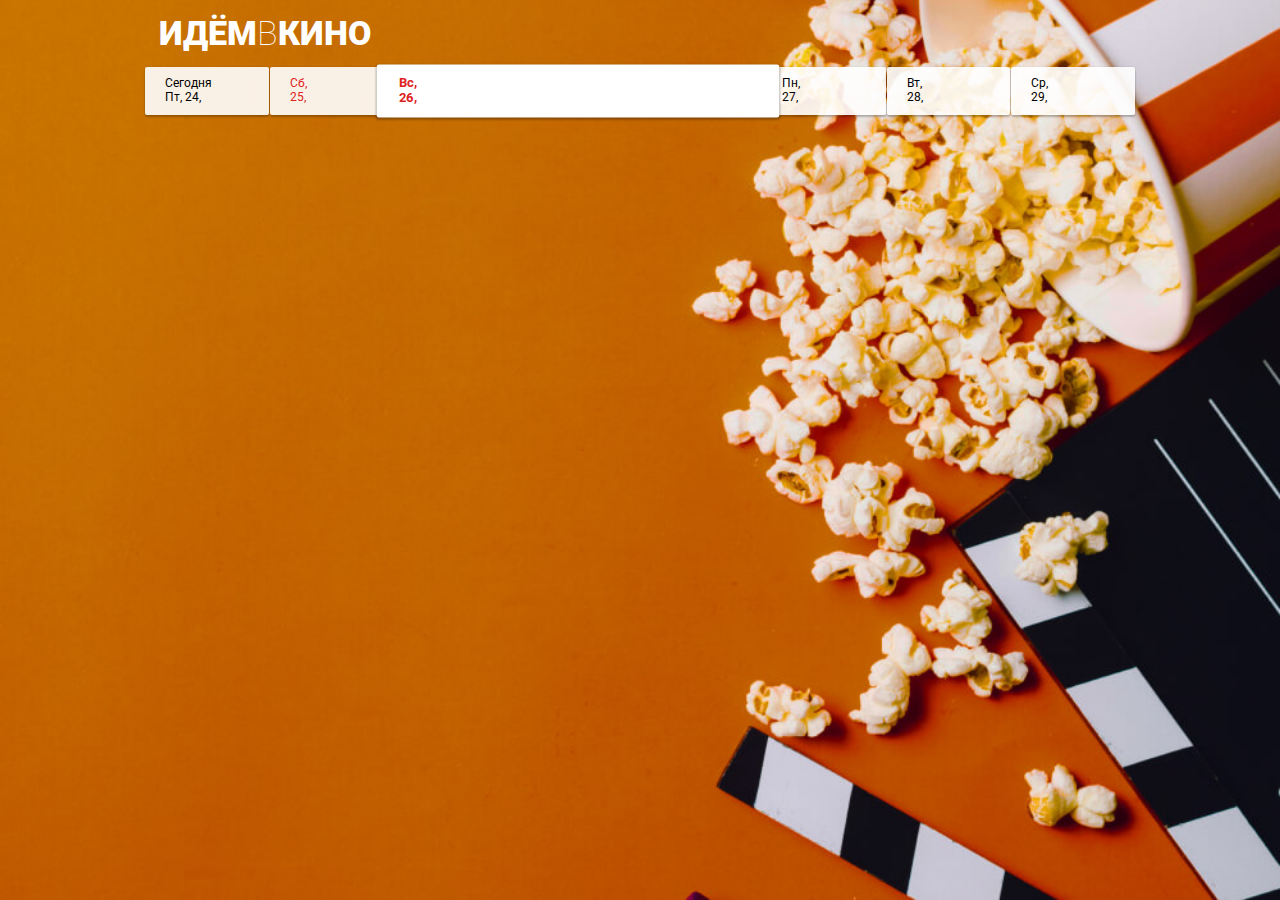
<file: index.html>
<!DOCTYPE html>
<html lang="ru">

<head>
  <meta charset="UTF-8">
  <meta name="viewport" content="width=device-width, initial-scale=1.0">
  <meta http-equiv="X-UA-Compatible" content="ie=edge">
  <title>ИдёмВКино</title>
  <link rel="stylesheet" href="css/normalize.css">
  <link rel="stylesheet" href="css/styles.css">
  <link href="https://fonts.googleapis.com/css?family=Roboto:100,300,400,500,700,900&amp;subset=cyrillic,cyrillic-ext,latin-ext" rel="stylesheet">
</head>

<body>
  <header class="page-header">
    <h1 class="page-header__title">Идём<span>в</span>кино</h1>
  </header>
  
  <nav class="page-nav">
    <a class="page-nav__day page-nav__day_today" href="#">
      <span class="page-nav__day-week">Пн</span><span class="page-nav__day-number">31</span>
    </a>
    <a class="page-nav__day" href="#">
      <span class="page-nav__day-week">Вт</span><span class="page-nav__day-number">1</span>
    </a>
    <a class="page-nav__day page-nav__day_chosen" href="#">
      <span class="page-nav__day-week">Ср</span><span class="page-nav__day-number">2</span>
    </a>
    <a class="page-nav__day" href="#">
      <span class="page-nav__day-week">Чт</span><span class="page-nav__day-number">3</span>
    </a>
    <a class="page-nav__day" href="#">
      <span class="page-nav__day-week">Пт</span><span class="page-nav__day-number">4</span>
    </a>
    <a class="page-nav__day page-nav__day_weekend" href="#">
      <span class="page-nav__day-week">Сб</span><span class="page-nav__day-number">5</span>
    </a>
  </nav>
  
  <main>
<!--     <section class="movie">
      <div class="movie__info">
        <div class="movie__poster">
          <img class="movie__poster-image" alt="Звёздные войны постер" src="i/poster1.jpg">
        </div>
        <div class="movie__description">
          <h2 class="movie__title">Звёздные войны XXIII: Атака клонированных клонов</h2>
          <p class="movie__synopsis">Две сотни лет назад малороссийские хутора разоряла шайка нехристей-ляхов во главе с могущественным колдуном.</p>
          <p class="movie__data">
            <span class="movie__data-duration">130 минут</span>
            <span class="movie__data-origin">США</span>
          </p>
        </div>
      </div>  
      
      <div class="movie-seances__hall">
        <h3 class="movie-seances__hall-title">Зал 1</h3>
        <ul class="movie-seances__list">
          <li class="movie-seances__time-block"><a class="movie-seances__time" href="hall.html">10:20</a></li>
          <li class="movie-seances__time-block"><a class="movie-seances__time" href="hall.html">14:10</a></li>
          <li class="movie-seances__time-block"><a class="movie-seances__time" href="hall.html">18:40</a></li>
          <li class="movie-seances__time-block"><a class="movie-seances__time" href="hall.html">22:00</a></li>
        </ul>
      </div>
      <div class="movie-seances__hall">
        <h3 class="movie-seances__hall-title">Зал 2</h3>
        <ul class="movie-seances__list">
          <li class="movie-seances__time-block"><a class="movie-seances__time" href="hall.html">11:15</a></li>
          <li class="movie-seances__time-block"><a class="movie-seances__time" href="hall.html">14:40</a></li>
          <li class="movie-seances__time-block"><a class="movie-seances__time" href="hall.html">16:00</a></li>
          <li class="movie-seances__time-block"><a class="movie-seances__time" href="hall.html">18:30</a></li>
          <li class="movie-seances__time-block"><a class="movie-seances__time" href="hall.html">21:00</a></li>
          <li class="movie-seances__time-block"><a class="movie-seances__time" href="hall.html">23:30</a></li>     
        </ul>
      </div>      
    </section>
    
    <section class="movie">
      <div class="movie__info">      
        <div class="movie__poster">
          <img class="movie__poster-image" alt="Альфа постер" src="i/poster2.jpg">
        </div>
        <div class="movie__description">        
          <h2 class="movie__title">Альфа</h2>
          <p class="movie__synopsis">20 тысяч лет назад Земля была холодным и неуютным местом, в котором смерть подстерегала человека на каждом шагу.</p>
          <p class="movie__data">
            <span class="movie__data-duration">96 минут</span>
            <span class="movie__data-origin">Франция</span>
          </p>
        </div>    
      </div>  
      <div class="movie-seances__hall">
        <h3 class="movie-seances__hall-title">Зал 1</h3>
        <ul class="movie-seances__list">
          <li class="movie-seances__time-block"><a class="movie-seances__time" href="hall.html">10:20</a></li>
          <li class="movie-seances__time-block"><a class="movie-seances__time" href="hall.html">14:10</a></li>
          <li class="movie-seances__time-block"><a class="movie-seances__time" href="hall.html">18:40</a></li>
          <li class="movie-seances__time-block"><a class="movie-seances__time" href="hall.html">22:00</a></li>
        </ul>
      </div>
      <div class="movie-seances__hall">
        <h3 class="movie-seances__hall-title">Зал 2</h3>
        <ul class="movie-seances__list">
          <li class="movie-seances__time-block"><a class="movie-seances__time" href="hall.html">11:15</a></li>
          <li class="movie-seances__time-block"><a class="movie-seances__time" href="hall.html">14:40</a></li>
          <li class="movie-seances__time-block"><a class="movie-seances__time" href="hall.html">16:00</a></li>
          <li class="movie-seances__time-block"><a class="movie-seances__time" href="hall.html">18:30</a></li>
          <li class="movie-seances__time-block"><a class="movie-seances__time" href="hall.html">21:00</a></li>
          <li class="movie-seances__time-block"><a class="movie-seances__time" href="hall.html">23:30</a></li>     
        </ul>
      </div>      
    </section>   
    
    <section class="movie">
      <div class="movie__info">      
        <div class="movie__poster">
          <img class="movie__poster-image" alt="Хищник постер" src="i/poster2.jpg">
        </div>
        <div class="movie__description">        
          <h2 class="movie__title">Хищник</h2>
          <p class="movie__synopsis">Самые опасные хищники Вселенной, прибыв из глубин космоса, высаживаются на улицах маленького городка, чтобы начать свою кровавую охоту. Генетически модернизировав себя с помощью ДНК других видов, охотники стали ещё сильнее, умнее и беспощаднее.</p>
          <p class="movie__data">
            <span class="movie__data-duration">101 минута</span>
            <span class="movie__data-origin">Канада, США</span>
          </p>
        </div>    
      </div>  
      <div class="movie-seances__hall">
        <h3 class="movie-seances__hall-title">Зал 1</h3>
        <ul class="movie-seances__list">
          <li class="movie-seances__time-block"><a class="movie-seances__time" href="hall.html">09:00</a></li>
          <li class="movie-seances__time-block"><a class="movie-seances__time" href="hall.html">10:10</a></li>
          <li class="movie-seances__time-block"><a class="movie-seances__time" href="hall.html">12:55</a></li>
          <li class="movie-seances__time-block"><a class="movie-seances__time" href="hall.html">14:15</a></li>
          <li class="movie-seances__time-block"><a class="movie-seances__time" href="hall.html">14:50</a></li>
          <li class="movie-seances__time-block"><a class="movie-seances__time" href="hall.html">16:30</a></li>
          <li class="movie-seances__time-block"><a class="movie-seances__time" href="hall.html">18:00</a></li>
          <li class="movie-seances__time-block"><a class="movie-seances__time" href="hall.html">18:50</a></li>
          <li class="movie-seances__time-block"><a class="movie-seances__time" href="hall.html">19:50</a></li>
          <li class="movie-seances__time-block"><a class="movie-seances__time" href="hall.html">20:55</a></li>
          <li class="movie-seances__time-block"><a class="movie-seances__time" href="hall.html">22:00</a></li>
        </ul>
      </div>     
    </section>      -->
  </main>
  
  <script src="js/createRequest.js"></script>
  <script src="js/index.js" defer></script>

</body>
</html>
</file>
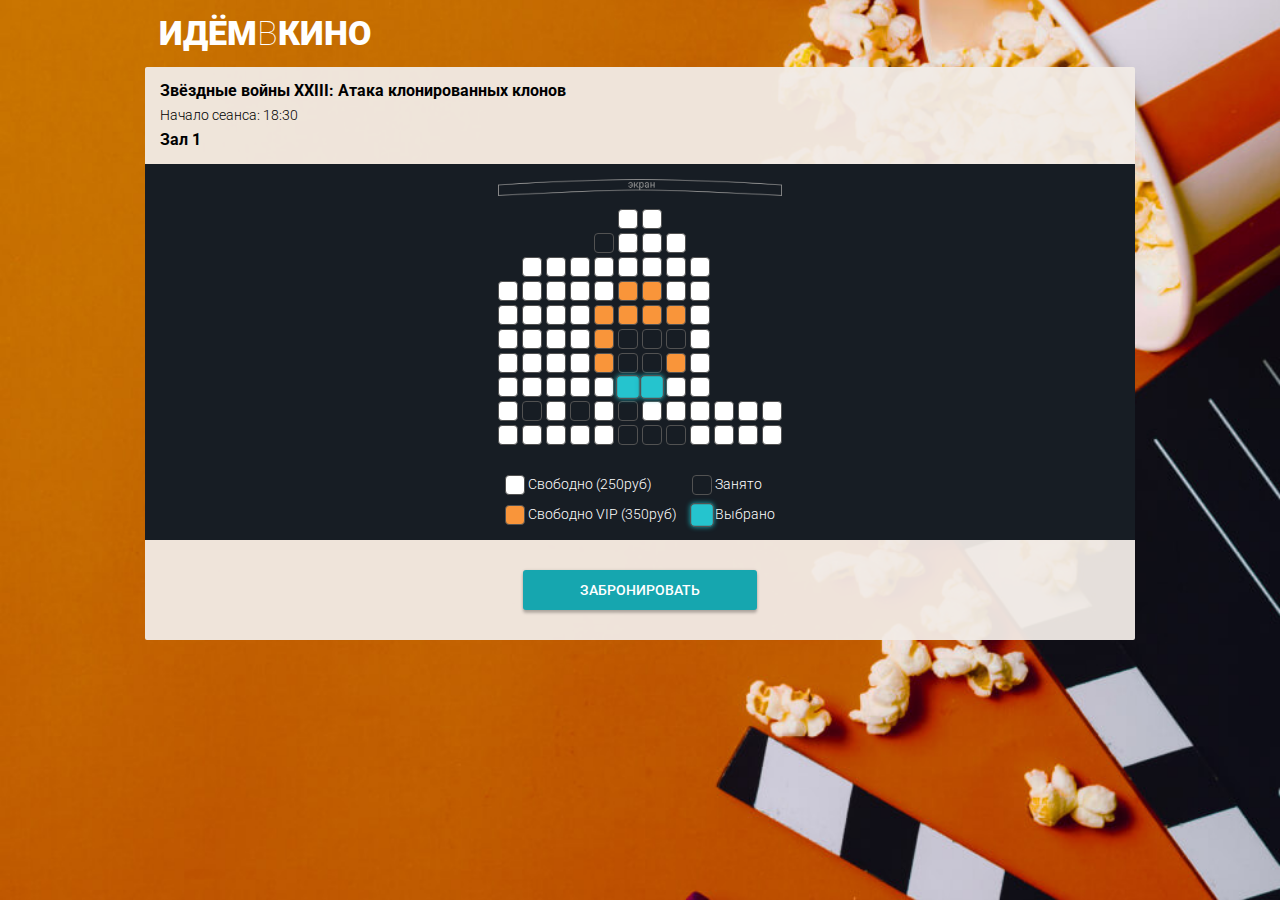
<file: hall.html>
<!DOCTYPE html>
<html lang="ru">

<head>
  <meta charset="UTF-8">
  <meta name="viewport" content="width=device-width, initial-scale=1.0">
  <meta http-equiv="X-UA-Compatible" content="ie=edge">
  <title>ИдёмВКино</title>
  <link rel="stylesheet" href="css/normalize.css">
  <link rel="stylesheet" href="css/styles.css">
  <link href="https://fonts.googleapis.com/css?family=Roboto:100,300,400,500,700,900&amp;subset=cyrillic,cyrillic-ext,latin-ext" rel="stylesheet">
</head>

<body>
  <header class="page-header">
    <h1 class="page-header__title">Идём<span>в</span>кино</h1>
  </header>
  
  <main>
    <section class="buying">
      <div class="buying__info">
        <div class="buying__info-description">
          <h2 class="buying__info-title">Звёздные войны XXIII: Атака клонированных клонов</h2>
          <p class="buying__info-start">Начало сеанса: 18:30</p>
          <p class="buying__info-hall">Зал 1</p>          
        </div>
        <div class="buying__info-hint">
          <p>Тапните дважды,<br>чтобы увеличить</p>
        </div>
      </div>
      <div class="conf-step">
        <div class="conf-step__wrapper">
          <div class="conf-step__row">
            <span class="conf-step__chair conf-step__chair_disabled"></span><span class="conf-step__chair conf-step__chair_disabled"></span>
            <span class="conf-step__chair conf-step__chair_disabled"></span><span class="conf-step__chair conf-step__chair_disabled"></span>
              <span class="conf-step__chair conf-step__chair_disabled"></span><span class="conf-step__chair conf-step__chair_standart"></span>
              <span class="conf-step__chair conf-step__chair_standart"></span><span class="conf-step__chair conf-step__chair_disabled"></span>
              <span class="conf-step__chair conf-step__chair_disabled"></span><span class="conf-step__chair conf-step__chair_disabled"></span>
            <span class="conf-step__chair conf-step__chair_disabled"></span><span class="conf-step__chair conf-step__chair_disabled"></span>
            </div>  

            <div class="conf-step__row">
              <span class="conf-step__chair conf-step__chair_disabled"></span><span class="conf-step__chair conf-step__chair_disabled"></span>
              <span class="conf-step__chair conf-step__chair_disabled"></span><span class="conf-step__chair conf-step__chair_disabled"></span>
              <span class="conf-step__chair conf-step__chair_taken"></span><span class="conf-step__chair conf-step__chair_standart"></span>
              <span class="conf-step__chair conf-step__chair_standart"></span><span class="conf-step__chair conf-step__chair_standart"></span>
              <span class="conf-step__chair conf-step__chair_disabled"></span><span class="conf-step__chair conf-step__chair_disabled"></span>
              <span class="conf-step__chair conf-step__chair_disabled"></span><span class="conf-step__chair conf-step__chair_disabled"></span>
            </div>  

            <div class="conf-step__row">
              <span class="conf-step__chair conf-step__chair_disabled"></span><span class="conf-step__chair conf-step__chair_standart"></span>
              <span class="conf-step__chair conf-step__chair_standart"></span><span class="conf-step__chair conf-step__chair_standart"></span>
              <span class="conf-step__chair conf-step__chair_standart"></span><span class="conf-step__chair conf-step__chair_standart"></span>
              <span class="conf-step__chair conf-step__chair_standart"></span><span class="conf-step__chair conf-step__chair_standart"></span>
              <span class="conf-step__chair conf-step__chair_standart"></span><span class="conf-step__chair conf-step__chair_disabled"></span>
              <span class="conf-step__chair conf-step__chair_disabled"></span><span class="conf-step__chair conf-step__chair_disabled"></span>
            </div>  

            <div class="conf-step__row">
              <span class="conf-step__chair conf-step__chair_standart"></span><span class="conf-step__chair conf-step__chair_standart"></span>
              <span class="conf-step__chair conf-step__chair_standart"></span><span class="conf-step__chair conf-step__chair_standart"></span>
              <span class="conf-step__chair conf-step__chair_standart"></span><span class="conf-step__chair conf-step__chair_vip"></span>
              <span class="conf-step__chair conf-step__chair_vip"></span><span class="conf-step__chair conf-step__chair_standart"></span>
              <span class="conf-step__chair conf-step__chair_standart"></span><span class="conf-step__chair conf-step__chair_disabled"></span>
              <span class="conf-step__chair conf-step__chair_disabled"></span><span class="conf-step__chair conf-step__chair_disabled"></span>
            </div>  

            <div class="conf-step__row">
              <span class="conf-step__chair conf-step__chair_standart"></span><span class="conf-step__chair conf-step__chair_standart"></span>
              <span class="conf-step__chair conf-step__chair_standart"></span><span class="conf-step__chair conf-step__chair_standart"></span>
              <span class="conf-step__chair conf-step__chair_vip"></span><span class="conf-step__chair conf-step__chair_vip"></span>
              <span class="conf-step__chair conf-step__chair_vip"></span><span class="conf-step__chair conf-step__chair_vip"></span>
              <span class="conf-step__chair conf-step__chair_standart"></span><span class="conf-step__chair conf-step__chair_disabled"></span>
              <span class="conf-step__chair conf-step__chair_disabled"></span><span class="conf-step__chair conf-step__chair_disabled"></span>
            </div>  

            <div class="conf-step__row">
              <span class="conf-step__chair conf-step__chair_standart"></span><span class="conf-step__chair conf-step__chair_standart"></span>
              <span class="conf-step__chair conf-step__chair_standart"></span><span class="conf-step__chair conf-step__chair_standart"></span>
              <span class="conf-step__chair conf-step__chair_vip"></span><span class="conf-step__chair conf-step__chair_taken"></span>
              <span class="conf-step__chair conf-step__chair_taken"></span><span class="conf-step__chair conf-step__chair_taken"></span>
              <span class="conf-step__chair conf-step__chair_standart"></span><span class="conf-step__chair conf-step__chair_disabled"></span>
              <span class="conf-step__chair conf-step__chair_disabled"></span><span class="conf-step__chair conf-step__chair_disabled"></span>
            </div>  

            <div class="conf-step__row">
              <span class="conf-step__chair conf-step__chair_standart"></span><span class="conf-step__chair conf-step__chair_standart"></span>
              <span class="conf-step__chair conf-step__chair_standart"></span><span class="conf-step__chair conf-step__chair_standart"></span>
              <span class="conf-step__chair conf-step__chair_vip"></span><span class="conf-step__chair conf-step__chair_taken"></span>
              <span class="conf-step__chair conf-step__chair_taken"></span><span class="conf-step__chair conf-step__chair_vip"></span>
              <span class="conf-step__chair conf-step__chair_standart"></span><span class="conf-step__chair conf-step__chair_disabled"></span>
              <span class="conf-step__chair conf-step__chair_disabled"></span><span class="conf-step__chair conf-step__chair_disabled"></span>
            </div>  

            <div class="conf-step__row">
              <span class="conf-step__chair conf-step__chair_standart"></span><span class="conf-step__chair conf-step__chair_standart"></span>
              <span class="conf-step__chair conf-step__chair_standart"></span><span class="conf-step__chair conf-step__chair_standart"></span>
              <span class="conf-step__chair conf-step__chair_standart"></span><span class="conf-step__chair conf-step__chair_selected"></span>
              <span class="conf-step__chair conf-step__chair_selected"></span><span class="conf-step__chair conf-step__chair_standart"></span>
              <span class="conf-step__chair conf-step__chair_standart"></span><span class="conf-step__chair conf-step__chair_disabled"></span>
              <span class="conf-step__chair conf-step__chair_disabled"></span><span class="conf-step__chair conf-step__chair_disabled"></span>
            </div>  

            <div class="conf-step__row">
              <span class="conf-step__chair conf-step__chair_standart"></span><span class="conf-step__chair conf-step__chair_taken"></span>
              <span class="conf-step__chair conf-step__chair_standart"></span><span class="conf-step__chair conf-step__chair_taken"></span>
              <span class="conf-step__chair conf-step__chair_standart"></span><span class="conf-step__chair conf-step__chair_taken"></span>
              <span class="conf-step__chair conf-step__chair_standart"></span><span class="conf-step__chair conf-step__chair_standart"></span>
              <span class="conf-step__chair conf-step__chair_standart"></span><span class="conf-step__chair conf-step__chair_standart"></span>
              <span class="conf-step__chair conf-step__chair_standart"></span><span class="conf-step__chair conf-step__chair_standart"></span>
            </div>  

            <div class="conf-step__row">
              <span class="conf-step__chair conf-step__chair_standart"></span><span class="conf-step__chair conf-step__chair_standart"></span>
              <span class="conf-step__chair conf-step__chair_standart"></span><span class="conf-step__chair conf-step__chair_standart"></span>
              <span class="conf-step__chair conf-step__chair_standart"></span><span class="conf-step__chair conf-step__chair_taken"></span>
              <span class="conf-step__chair conf-step__chair_taken"></span><span class="conf-step__chair conf-step__chair_taken"></span>
              <span class="conf-step__chair conf-step__chair_standart"></span><span class="conf-step__chair conf-step__chair_standart"></span>
              <span class="conf-step__chair conf-step__chair_standart"></span><span class="conf-step__chair conf-step__chair_standart"></span>
            </div>
        </div>
        <div class="conf-step__legend">
          <div class="col">
            <p class="conf-step__legend-price"><span class="conf-step__chair conf-step__chair_standart"></span> Свободно (<span class="conf-step__legend-value price-standart">250</span>руб)</p>
            <p class="conf-step__legend-price"><span class="conf-step__chair conf-step__chair_vip"></span> Свободно VIP (<span class="conf-step__legend-value price-vip">350</span>руб)</p>            
          </div>
          <div class="col">
            <p class="conf-step__legend-price"><span class="conf-step__chair conf-step__chair_taken"></span> Занято</p>
            <p class="conf-step__legend-price"><span class="conf-step__chair conf-step__chair_selected"></span> Выбрано</p>                    
          </div>
        </div>
      </div>
      <button class="acceptin-button"  >Забронировать</button>
    </section>     
  </main>
  <script src="js/createRequest.js"></script>
  <script src="js/hall.js" defer></script>
</body>
</html>
</file>
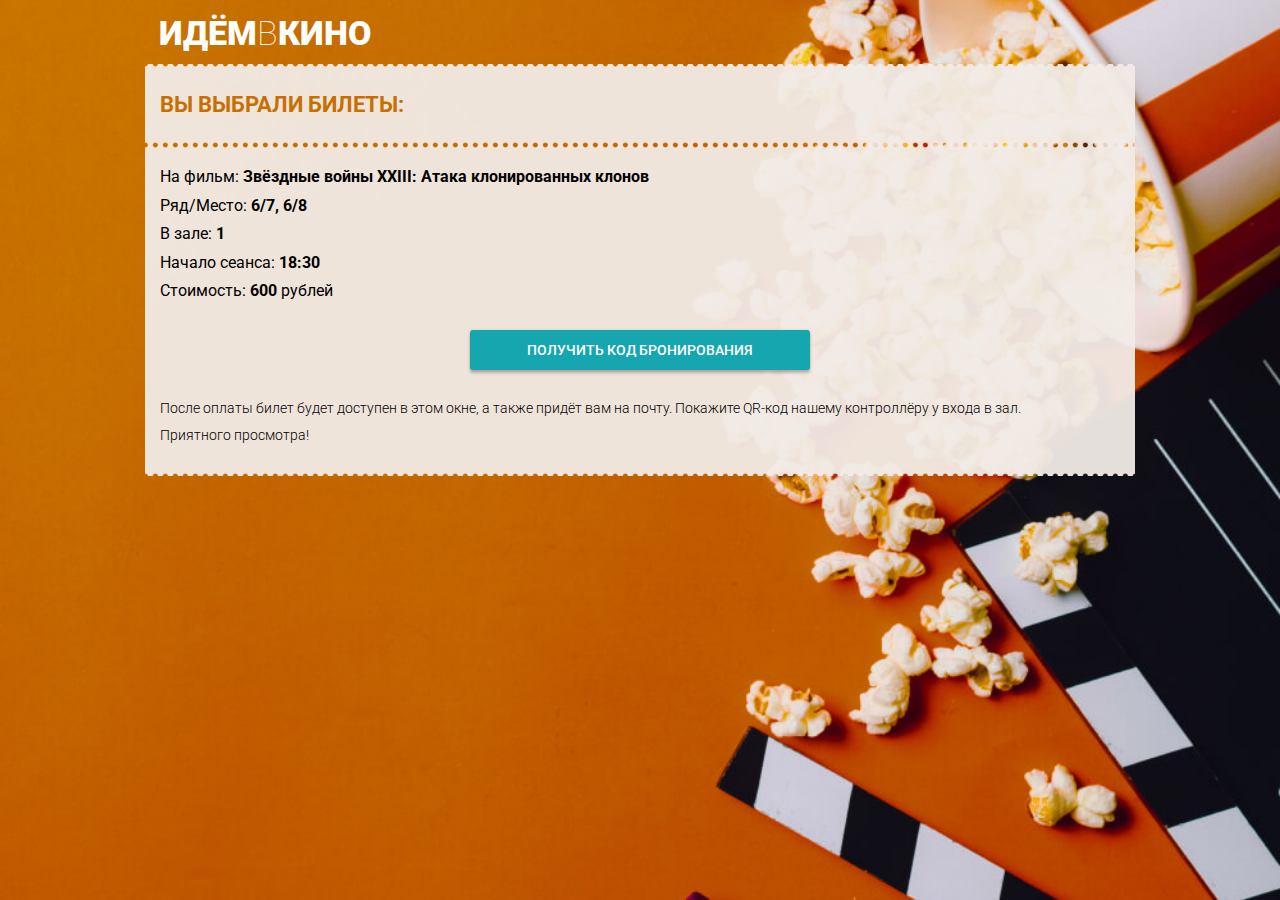
<file: payment.html>
<!DOCTYPE html>
<html lang="ru">

<head>
  <meta charset="UTF-8">
  <meta name="viewport" content="width=device-width, initial-scale=1.0">
  <meta http-equiv="X-UA-Compatible" content="ie=edge">
  <title>ИдёмВКино</title>
  <link rel="stylesheet" href="css/normalize.css">
  <link rel="stylesheet" href="css/styles.css">
  <link href="https://fonts.googleapis.com/css?family=Roboto:100,300,400,500,700,900&amp;subset=cyrillic,cyrillic-ext,latin-ext" rel="stylesheet">
</head>

<body>
  <header class="page-header">
    <h1 class="page-header__title">Идём<span>в</span>кино</h1>
  </header>
  
  <main>
    <section class="ticket">
      
      <header class="tichet__check">
        <h2 class="ticket__check-title">Вы выбрали билеты:</h2>
      </header>
      
      <div class="ticket__info-wrapper">
        <p class="ticket__info">На фильм: <span class="ticket__details ticket__title">Звёздные войны XXIII: Атака клонированных клонов</span></p>
        <p class="ticket__info">Ряд/Место: <span class="ticket__details ticket__chairs">6/7, 6/8</span></p>
        <p class="ticket__info">В зале: <span class="ticket__details ticket__hall">1</span></p>
        <p class="ticket__info">Начало сеанса: <span class="ticket__details ticket__start">18:30</span></p>
        <p class="ticket__info">Стоимость: <span class="ticket__details ticket__cost">600</span> рублей</p>

        <button class="acceptin-button" onclick="location.href='ticket.html'" >Получить код бронирования</button>

        <p class="ticket__hint">После оплаты билет будет доступен в этом окне, а также придёт вам на почту. Покажите QR-код нашему контроллёру у входа в зал.</p>
        <p class="ticket__hint">Приятного просмотра!</p>
      </div>
    </section>     
  </main>
  
  <script src="js/createRequest.js"></script>
  <script src="js/payment.js" defer></script>

</body>
</html>
</file>
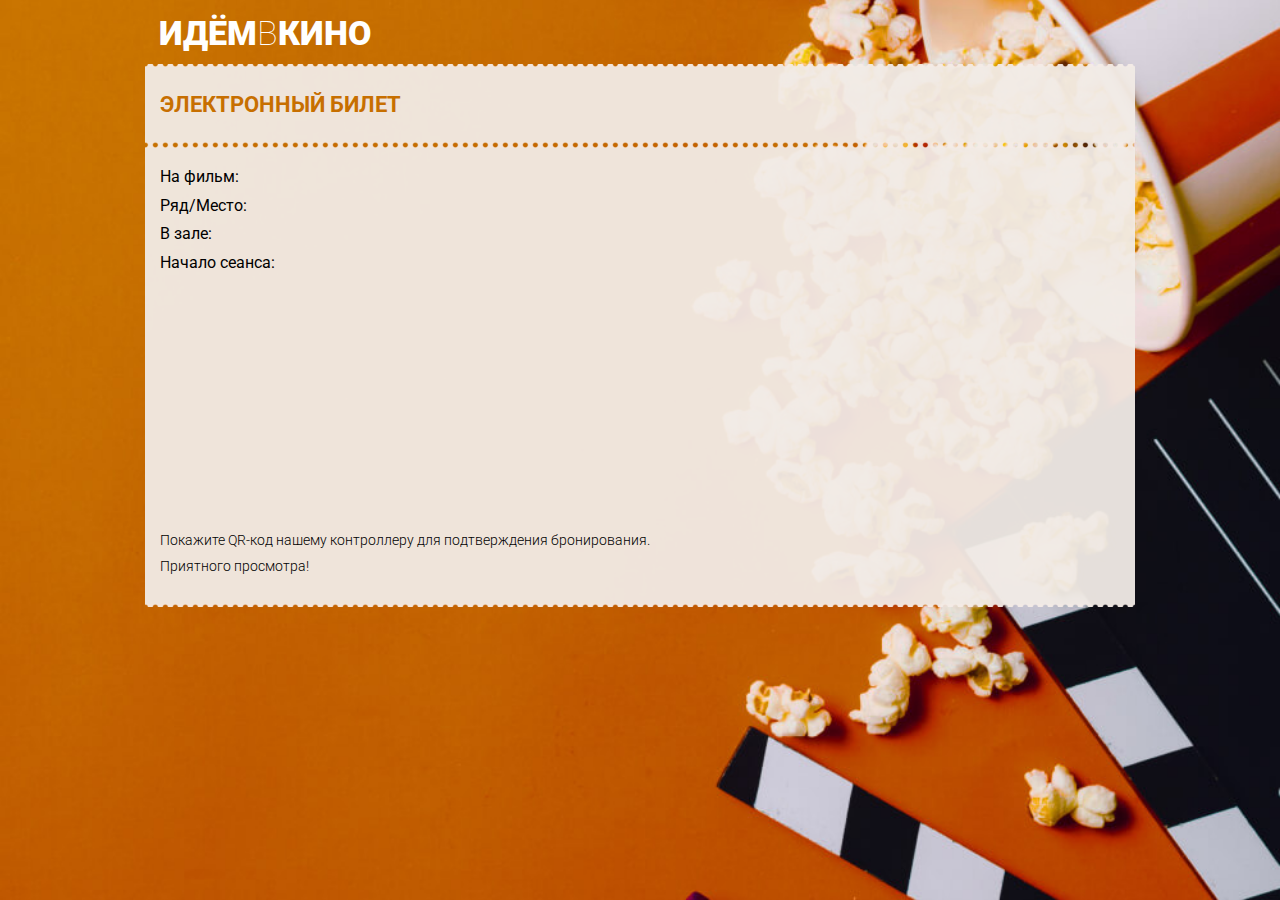
<file: ticket.html>
<!DOCTYPE html>
<html lang="ru">

<head>
  <meta charset="UTF-8">
  <meta name="viewport" content="width=device-width, initial-scale=1.0">
  <meta http-equiv="X-UA-Compatible" content="ie=edge">
  <title>ИдёмВКино</title>
  <link rel="stylesheet" href="css/normalize.css">
  <link rel="stylesheet" href="css/styles.css">
  <link href="https://fonts.googleapis.com/css?family=Roboto:100,300,400,500,700,900&amp;subset=cyrillic,cyrillic-ext,latin-ext" rel="stylesheet">
</head>

<body>
  <header class="page-header">
    <h1 class="page-header__title">Идём<span>в</span>кино</h1>
  </header>
  
  <main>
    <section class="ticket">
      
      <header class="tichet__check">
        <h2 class="ticket__check-title">Электронный билет</h2>
      </header>
      
      <div class="ticket__info-wrapper">
        <p class="ticket__info">На фильм: <span class="ticket__details ticket__title"></span></p>
        <p class="ticket__info">Ряд/Место: <span class="ticket__details ticket__chairs"></span></p>
        <p class="ticket__info">В зале: <span class="ticket__details ticket__hall"></span></p>
        <p class="ticket__info">Начало сеанса: <span class="ticket__details ticket__start"></span></p>

        <div class="ticket__info-qr"></div>

        <p class="ticket__hint">Покажите QR-код нашему контроллеру для подтверждения бронирования.</p>
        <p class="ticket__hint">Приятного просмотра!</p>
      </div>
    </section>     
  </main>
  
  <script src="js/ticket.js" defer></script>
  <script src="js/QRCreator.js" defer></script>

</body>
</html>
</file>
<file: css/styles.css>
@charset "UTF-8";
* {
  margin: 0;
  padding: 0;
  box-sizing: border-box;
}

html {
  font-family: "Roboto", sans-serif;
  font-size: 62.5%;
}

body {
  background-image: url("../i/background.jpg");
  background-size: cover;
  background-attachment: fixed;
  background-position: right;
}

.page-header {
  padding: 1.4rem;
}

.page-header__title {
  margin: 0;
  font-weight: 900;
  font-size: 3.4rem;
  color: #FFFFFF;
  text-transform: uppercase;
}
.page-header__title span {
  font-weight: 100;
}

/* ~~~~~~~~~~~~ Главная ~~~~~~~~~~~~ */
.page-nav {
  position: sticky;
  top: 2px;
  padding-bottom: 1rem;
  display: flex;
  flex-wrap: nowrap;
  align-items: stretch;
  color: #000000;
  z-index: 10;
}
.page-nav .page-nav__day {
  flex-basis: calc(100% / 8);
  font-size: 1.2rem;
  padding: 1rem;
  background: rgba(255, 255, 255, 0.9);
  box-shadow: 0px 2px 2px rgba(0, 0, 0, 0.24), 0px 0px 2px rgba(0, 0, 0, 0.12);
  border-radius: 2px;
  text-decoration: none;
  color: #000000;
}
.page-nav .page-nav__day + .page-nav__day {
  margin-left: 1px;
}
.page-nav .page-nav__day .page-nav__day-week::after {
  content: ',';
}
.page-nav .page-nav__day .page-nav__day-number::before {
  content: ' ';
}
.page-nav .page-nav__day .page-nav__day-week, .page-nav .page-nav__day .page-nav__day-number {
  display: block;
}
.page-nav .page-nav__day_chosen {
  flex-grow: 1;
  background-color: #FFFFFF;
  font-weight: 700;
  transform: scale(1.1);
}
.page-nav .page-nav__day_weekend {
  color: #DE2121;
}
.page-nav .page-nav__day_next {
  text-align: center;
}
.page-nav .page-nav__day_next::before {
  content: '>';
  font-family: monospace;
  font-weight: 700;
  font-size: 2.4rem;
}
.page-nav .page-nav__day_today .page-nav__day-week::before {
  content: 'Сегодня';
  display: block;
}
.page-nav .page-nav__day_today .page-nav__day-week, .page-nav .page-nav__day_today .page-nav__day-number {
  display: inline;
}

.movie {
  position: relative;
  padding: 1.5rem;
  margin-top: 3rem;
  background: rgba(241, 235, 230, 0.95);
  color: #000000;
}

@media(max-width: 320px) {
  .movie .movie__info {
    display: flex;
    flex-direction: column;
  }
  .movie .movie__poster {
    position: relative;
    height: auto;
    width: 50%;
    margin: auto;
  }
}

.movie .movie__info {
  display: flex;
}
.movie .movie__poster {
  position: relative;
  width: 12.5rem;
  height: 17.5rem;
  /*    left: 1.5rem;
      top: -1.5rem;*/
}
.movie .movie__poster .movie__poster-image {
  position: relative;
  top: -3rem;
  width: 12.5rem;
  height: 17.5rem;
}
.movie .movie__poster::after {
  content: '';
  display: block;
  position: absolute;
  right: -0.7rem;
  top: -3rem;
  border: 1.5rem solid transparent;
  border-bottom: 0 solid transparent;
  border-right: 0 solid transparent;
  border-left: 0.7rem solid #772720;
}
.movie .movie__description {
  flex-grow: 1;
  padding-left: 1.5rem;
}
.movie .movie__title {
  font-weight: 700;
  font-size: 1.6rem;
}
.movie .movie__synopsis {
  font-size: 1.4rem;
  margin-top: 1rem;
}
.movie .movie__data {
  font-size: 1.4rem;
  font-weight: 300;
  margin-top: 1rem;
}
.movie .movie-seances__hall + .movie-seances__hall {
  margin-top: 2rem;
}
.movie .movie-seances__hall .movie-seances__hall-title {
  font-weight: 700;
  font-size: 1.6rem;
}
.movie .movie-seances__hall .movie-seances__list {
  margin-top: 0.7rem;
  font-size: 0;
}
.movie .movie-seances__hall .movie-seances__time-block {
  display: inline-block;
  margin-bottom: 4px;
}
.movie .movie-seances__hall .movie-seances__time-block:nth-last-of-type(n + 1) {
  margin-right: 4px;
}
.movie .movie-seances__hall .movie-seances__time {
  display: block;
  padding: 8px;
  box-shadow: 0px 2px 2px rgba(0, 0, 0, 0.24), 0px 0px 2px rgba(0, 0, 0, 0.12);
  border-radius: 2px;
  background-color: #FFFFFF;
  color: #000000;
  text-decoration: none;
  font-size: 1.5rem;
}

/* ~~~~~~~~~~~~ Кинозал ~~~~~~~~~~~~ */
.acceptin-button {
  display: block;
  margin: 3rem auto 0;
  box-shadow: 0px 3px 3px rgba(0, 0, 0, 0.24), 0px 0px 3px rgba(0, 0, 0, 0.12);
  border-radius: 3px;
  border: none;
  padding: 12px 57px;
  text-transform: uppercase;
  font-weight: 500;
  font-size: 1.4rem;
  background-color: #16A6AF;
  color: #FFFFFF;
}

.buying {
  background-color: rgba(241, 235, 230, 0.95);
  padding-bottom: 3rem;
}

.buying__info {
  display: flex;
  align-items: center;
  justify-content: space-between;
  padding: 1.5rem;
}
.buying__info .buying__info-description {
  padding-right: 1.5rem;
}
.buying__info .buying__info-title, .buying__info .buying__info-hall {
  font-size: 1.6rem;
  font-weight: 700;
}
.buying__info .buying__info-start {
  font-size: 1.4rem;
  font-weight: 300;
  margin: 0.7rem 0;
}
.buying__info .buying__info-hint {
  position: relative;
  font-weight: 300;
  font-size: 1.4rem;
  text-align: center;
}
.buying__info .buying__info-hint p {
  position: relative;
  width: 10rem;
}
.buying__info .buying__info-hint p::before {
  content: '';
  position: absolute;
  left: -1rem;
  top: calc(50% - 1.6rem);
  display: block;
  width: 2.4rem;
  height: 3.2rem;
  background-image: url(../i/hint.png);
  background-size: 2.4rem 3.2rem;
}

.conf-step {
  text-align: center;
  background-color: #171D24;
  padding: 1.5rem 3rem 1.5rem;
}

.conf-step__wrapper {
  font-size: 0;
  display: inline-block;
  background-image: url(../i/screen.png);
  background-position: top;
  background-repeat: no-repeat;
  background-size: 100%;
  padding-top: 3rem;
}
.conf-step__wrapper::before {
  content: '';
}

.conf-step__row + .conf-step__row {
  margin-top: 4px;
}

.conf-step__chair {
  display: inline-block;
  vertical-align: middle;
  width: 2rem;
  height: 2rem;
  border: 1px solid #525252;
  box-sizing: border-box;
  border-radius: 4px;
}
.conf-step__chair:not(:first-of-type) {
  margin-left: 4px;
}

.conf-step__chair_disabled {
  opacity: 0;
}

.conf-step__chair_standart {
  background-color: #FFFFFF;
}

.conf-step__chair_vip {
  background-color: #F9953A;
}

.conf-step__chair_taken {
  background-color: transparent;
}

.conf-step__chair_selected {
  background-color: #25C4CE;
  box-shadow: 0px 0px 4px #16A6AF;
  transform: scale(1.2);
}

.conf-step__legend {
  padding-top: 3rem;
  font-size: 1.4rem;
  font-weight: 300;
  color: #FFFFFF;
  display: flex;
  flex-wrap: nowrap;
  text-align: left;
}
.conf-step__legend .col {
  max-width: 25rem;
}
.conf-step__legend .col:first-of-type {
  padding-right: 1.5rem;
  margin-left: auto;
}
.conf-step__legend .col:last-of-type {
  margin-right: auto;
}
.conf-step__legend .conf-step__legend-price + .conf-step__legend-price {
  margin-top: 1rem;
}

/* ~~~~~~~~~~~~ Билет ~~~~~~~~~~~~ */
.tichet__check, .ticket__info-wrapper {
  padding-left: 1.5rem;
  padding-right: 1.5rem;
  background-color: rgba(241, 235, 230, 0.95);
}

.tichet__check {
  position: relative;
  padding-top: 2.5rem;
  padding-bottom: 2.5rem;
}
.tichet__check::before {
  content: '';
  display: block;
  position: absolute;
  top: -3px;
  left: 0;
  right: 0;
  height: 3px;
  background-image: url(../i/border-top.png);
  background-size: 10px 3px;
}
.tichet__check::after {
  content: '';
  display: block;
  position: absolute;
  bottom: -3px;
  left: 0;
  right: 0;
  height: 3px;
  background-image: url(../i/border-bottom.png);
  background-size: 10px 3px;
}

.ticket__info-wrapper {
  position: relative;
  margin-top: 6px;
  padding-top: 2rem;
  padding-bottom: 3rem;
}
.ticket__info-wrapper::before {
  content: '';
  display: block;
  position: absolute;
  top: -3px;
  left: 0;
  right: 0;
  height: 3px;
  background-image: url(../i/border-top.png);
  background-size: 10px 3px;
}
.ticket__info-wrapper::after {
  content: '';
  display: block;
  position: absolute;
  bottom: -3px;
  left: 0;
  right: 0;
  height: 3px;
  background-image: url(../i/border-bottom.png);
  background-size: 10px 3px;
}

.ticket__check-title {
  font-weight: 700;
  font-size: 2.2rem;
  text-transform: uppercase;
  color: #C76F00;
}

.ticket__info {
  font-size: 1.6rem;
  color: #000000;
}
.ticket__info + .ticket__info {
  margin-top: 1rem;
}

.ticket__details {
  font-weight: 700;
}

.ticket__hint {
  font-weight: 300;
  font-size: 1.4rem;
  margin-top: 3rem;
}
.ticket__hint + .ticket__hint {
  margin-top: 1rem;
}

.ticket__info-qr {
  display: block;
  margin: 3rem auto 0;
  width: 20rem;
  height: 20rem;
}

@media screen and (min-width: 479px) {
  .page-nav .page-nav__day {
    padding: 1rem 2rem;
  }
}
@media screen and (min-width: 990px) {
  .page-header, nav, main {
    width: 990px;
    margin: auto;
  }

  .movie, .buying {
    border-radius: 2px;
  }

  .buying__info-hint {
    display: none;
  }
}

/*================================================================*/

.movie .movie-seances__hall .acceptin-button-disabled {
 background-color: #888888;
 pointer-events: none
}

.acceptin-button:disabled {
  background-color: #888888;
  pointer-events: none
 }
</file>
